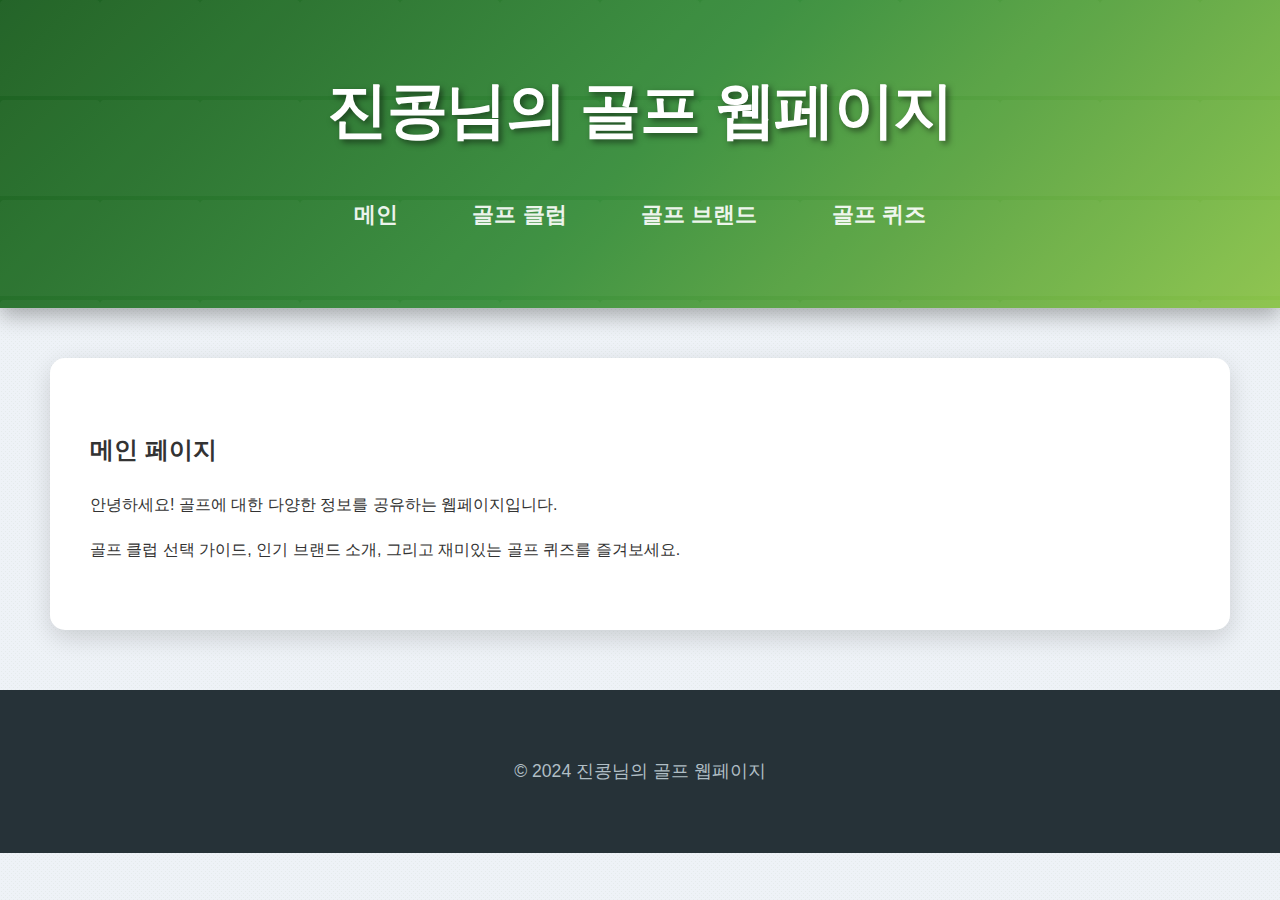
<file: webpage/index.html>
<!DOCTYPE html>
<html lang="ko">
<head>
    <meta charset="UTF-8">
    <meta name="viewport" content="width=device-width, initial-scale=1.0">
    <title>진콩님의 골프 웹페이지</title>
    <link rel="stylesheet" href="style.css">
</head>
<body>
    <header>
        <h1>진콩님의 골프 웹페이지</h1>
        <nav>
            <ul>
                <li><a href="index.html">메인</a></li>
                <li><a href="clubs.html">골프 클럽</a></li>
                <li><a href="brands.html">골프 브랜드</a></li>
                <li><a href="quiz.html">골프 퀴즈</a></li>
            </ul>
        </nav>
    </header>

    <main>
        <h2>메인 페이지</h2>
        <p>안녕하세요! 골프에 대한 다양한 정보를 공유하는 웹페이지입니다.</p>
        <p>골프 클럽 선택 가이드, 인기 브랜드 소개, 그리고 재미있는 골프 퀴즈를 즐겨보세요.</p>
    </main>

    <footer>
        <p>&copy; 2024 진콩님의 골프 웹페이지</p>
    </footer>

    <script src="script.js"></script>
</body>
</html>
</file>
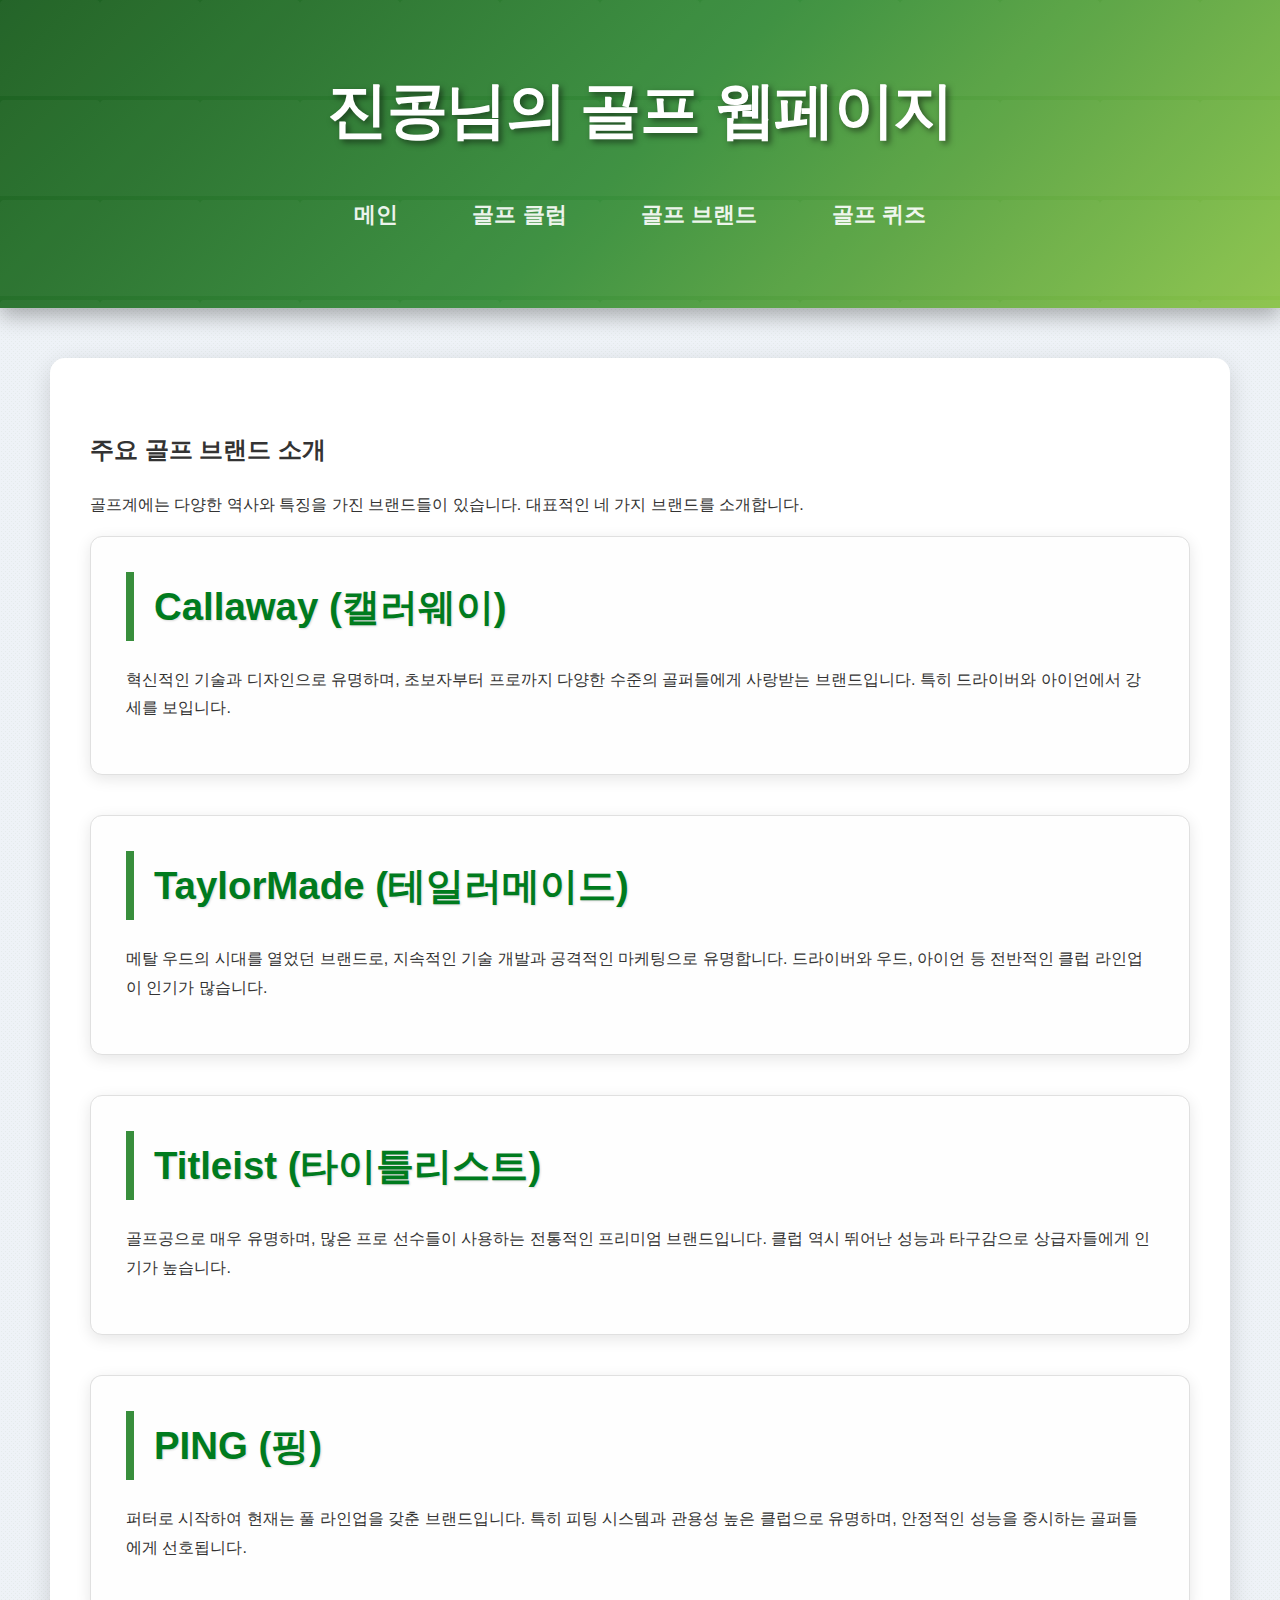
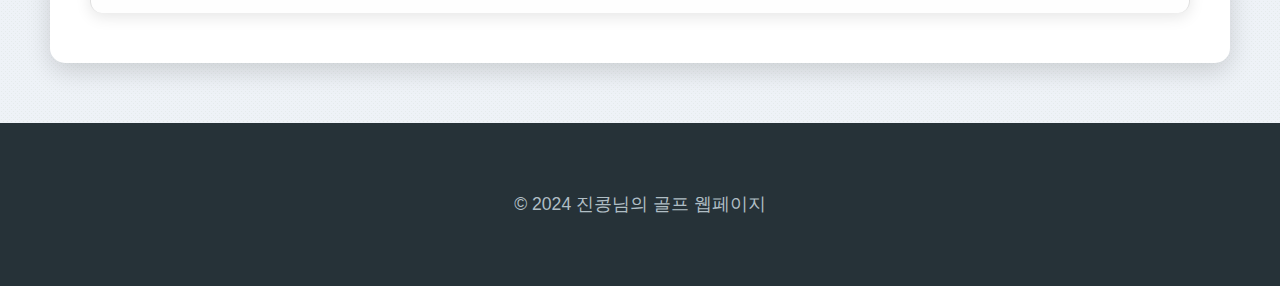
<file: webpage/brands.html>
<!DOCTYPE html>
<html lang="ko">
<head>
    <meta charset="UTF-8">
    <meta name="viewport" content="width=device-width, initial-scale=1.0">
    <title>골프 브랜드 소개</title> <!-- 제목 변경 -->
    <link rel="stylesheet" href="style.css">
</head>
<body>
    <header>
        <h1>진콩님의 골프 웹페이지</h1>
        <nav>
            <ul>
                <li><a href="index.html">메인</a></li>
                <li><a href="clubs.html">골프 클럽</a></li>
                <li><a href="brands.html">골프 브랜드</a></li>
                <li><a href="quiz.html">골프 퀴즈</a></li>
            </ul>
        </nav>
    </header>

    <main>
        <h2>주요 골프 브랜드 소개</h2>
        <p>골프계에는 다양한 역사와 특징을 가진 브랜드들이 있습니다. 대표적인 네 가지 브랜드를 소개합니다.</p>

        <section>
            <h3>Callaway (캘러웨이)</h3>
            <p>혁신적인 기술과 디자인으로 유명하며, 초보자부터 프로까지 다양한 수준의 골퍼들에게 사랑받는 브랜드입니다. 특히 드라이버와 아이언에서 강세를 보입니다.</p>
        </section>

        <section>
            <h3>TaylorMade (테일러메이드)</h3>
            <p>메탈 우드의 시대를 열었던 브랜드로, 지속적인 기술 개발과 공격적인 마케팅으로 유명합니다. 드라이버와 우드, 아이언 등 전반적인 클럽 라인업이 인기가 많습니다.</p>
        </section>

        <section>
            <h3>Titleist (타이틀리스트)</h3>
            <p>골프공으로 매우 유명하며, 많은 프로 선수들이 사용하는 전통적인 프리미엄 브랜드입니다. 클럽 역시 뛰어난 성능과 타구감으로 상급자들에게 인기가 높습니다.</p>
        </section>

        <section>
            <h3>PING (핑)</h3>
            <p>퍼터로 시작하여 현재는 풀 라인업을 갖춘 브랜드입니다. 특히 피팅 시스템과 관용성 높은 클럽으로 유명하며, 안정적인 성능을 중시하는 골퍼들에게 선호됩니다.</p>
        </section>

    </main>


    <footer>
        <p>&copy; 2024 진콩님의 골프 웹페이지</p>
    </footer>

    <script src="script.js"></script>
</body>
</html>
</file>
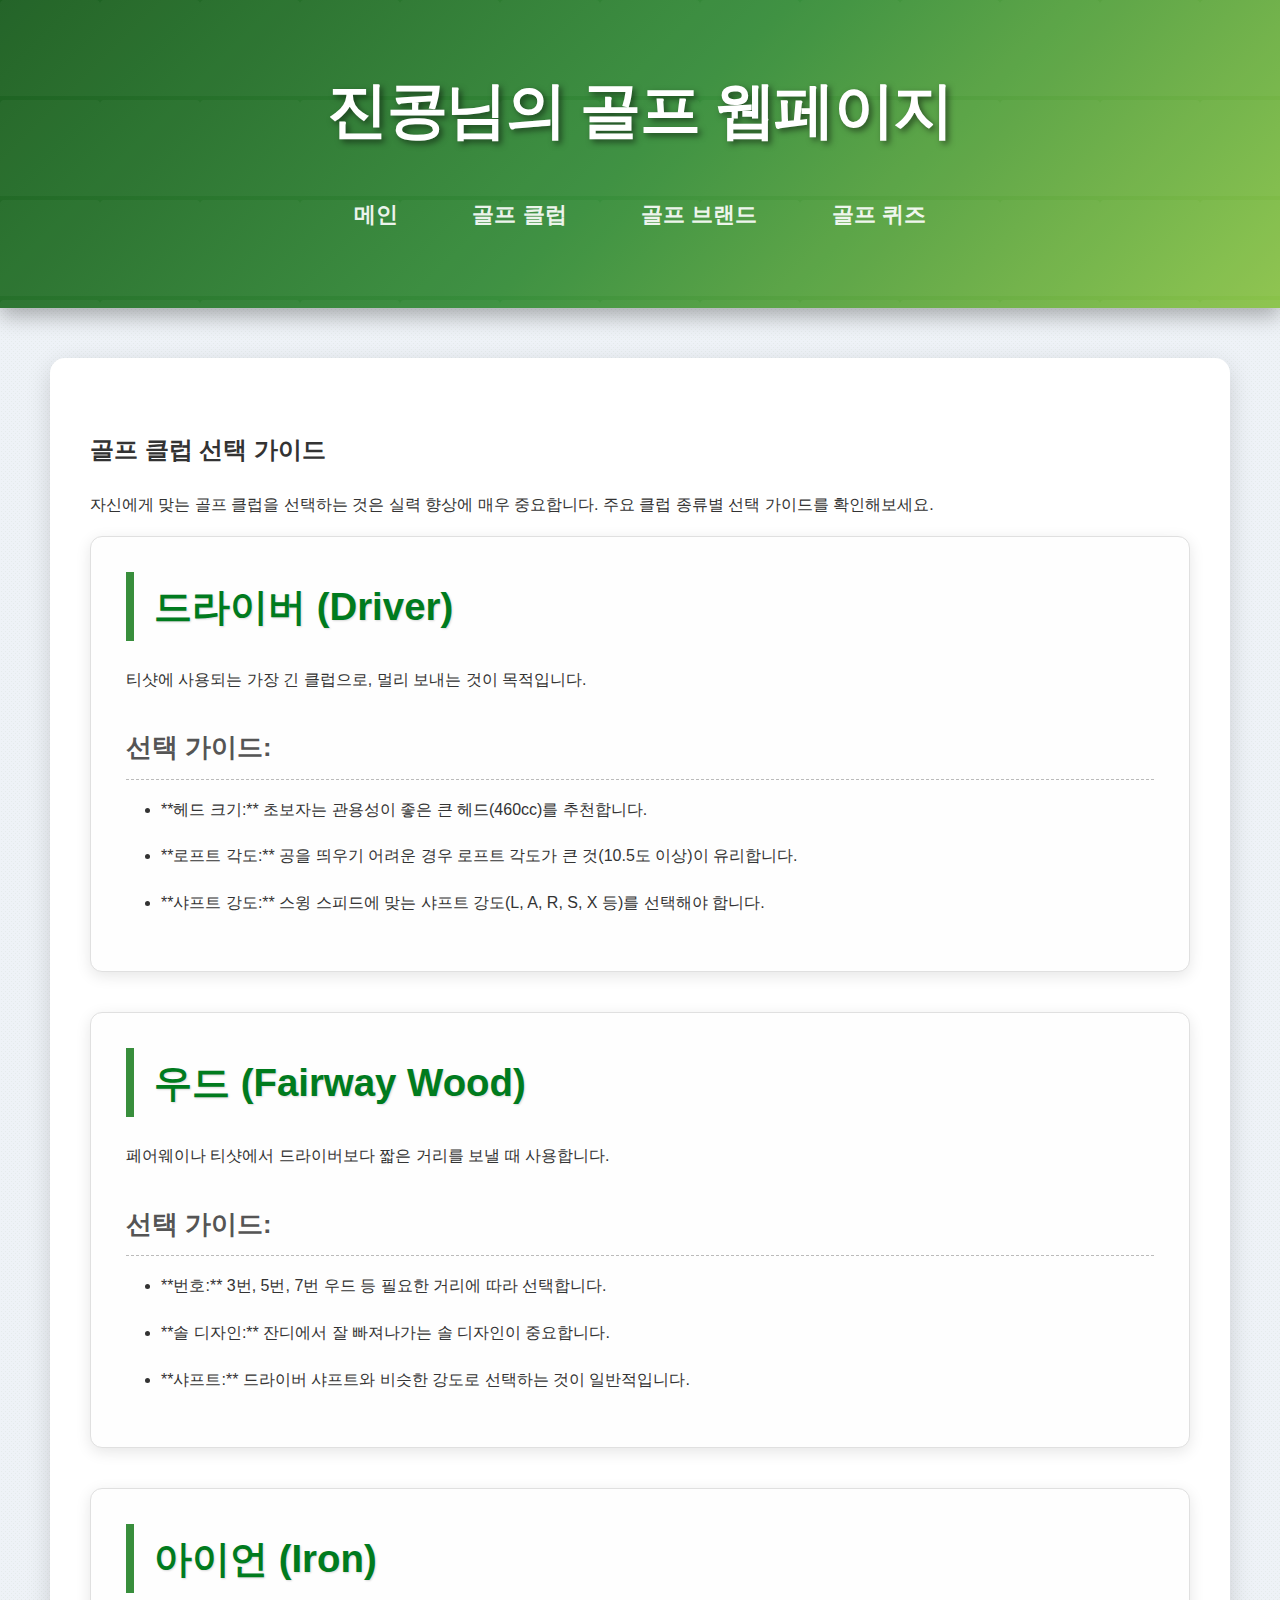
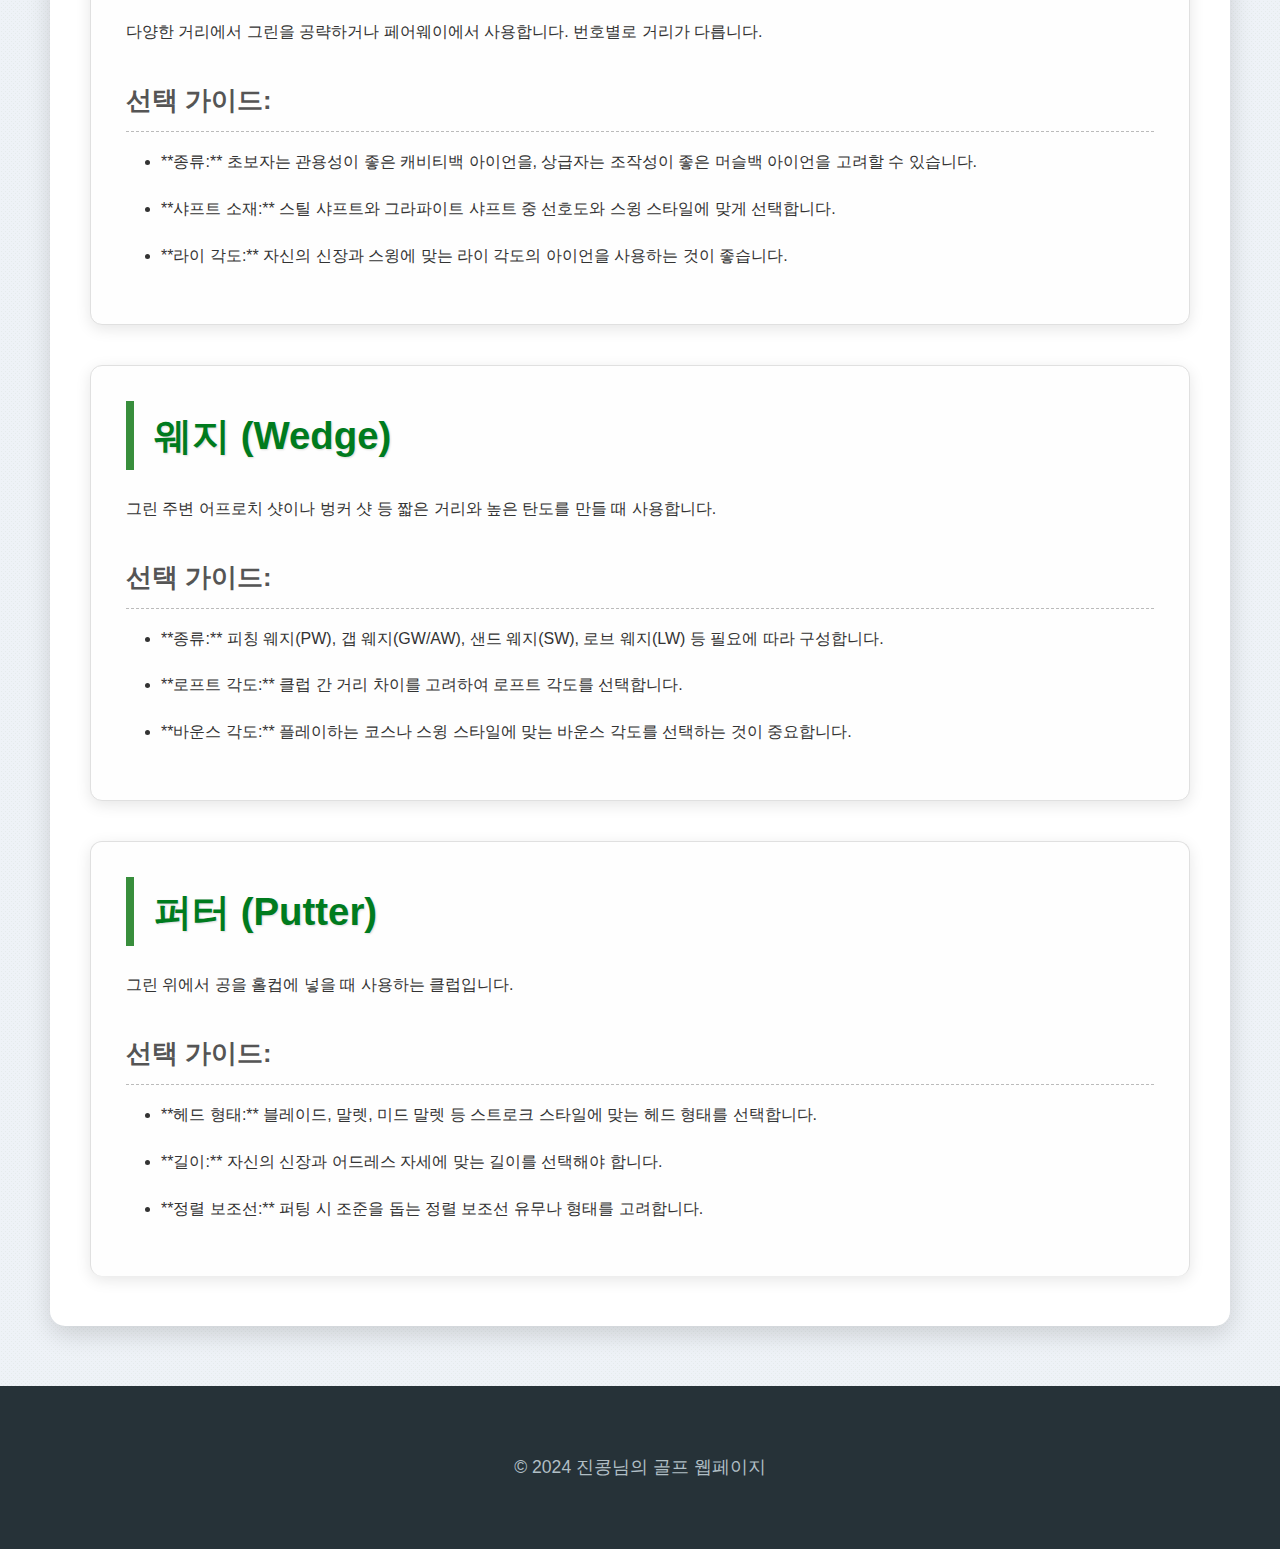
<file: webpage/clubs.html>
<!DOCTYPE html>
<html lang="ko">
<head>
    <meta charset="UTF-8">
    <meta name="viewport" content="width=device-width, initial-scale=1.0">
    <title>골프 클럽 선택 가이드</title> <!-- 제목 변경 -->
    <link rel="stylesheet" href="style.css">
</head>
<body>
    <header>
        <h1>진콩님의 골프 웹페이지</h1>
        <nav>
            <ul>
                <li><a href="index.html">메인</a></li>
                <li><a href="clubs.html">골프 클럽</a></li>
                <li><a href="brands.html">골프 브랜드</a></li>
                <li><a href="quiz.html">골프 퀴즈</a></li>
            </ul>
        </nav>
    </header>

    <main>
        <h2>골프 클럽 선택 가이드</h2>
        <p>자신에게 맞는 골프 클럽을 선택하는 것은 실력 향상에 매우 중요합니다. 주요 클럽 종류별 선택 가이드를 확인해보세요.</p>

        <section>
            <h3>드라이버 (Driver)</h3>
            <p>티샷에 사용되는 가장 긴 클럽으로, 멀리 보내는 것이 목적입니다.</p>
            <h4>선택 가이드:</h4>
            <ul>
                <li>**헤드 크기:** 초보자는 관용성이 좋은 큰 헤드(460cc)를 추천합니다.</li>
                <li>**로프트 각도:** 공을 띄우기 어려운 경우 로프트 각도가 큰 것(10.5도 이상)이 유리합니다.</li>
                <li>**샤프트 강도:** 스윙 스피드에 맞는 샤프트 강도(L, A, R, S, X 등)를 선택해야 합니다.</li>
            </ul>
        </section>

        <section>
            <h3>우드 (Fairway Wood)</h3>
            <p>페어웨이나 티샷에서 드라이버보다 짧은 거리를 보낼 때 사용합니다.</p>
            <h4>선택 가이드:</h4>
            <ul>
                <li>**번호:** 3번, 5번, 7번 우드 등 필요한 거리에 따라 선택합니다.</li>
                <li>**솔 디자인:** 잔디에서 잘 빠져나가는 솔 디자인이 중요합니다.</li>
                <li>**샤프트:** 드라이버 샤프트와 비슷한 강도로 선택하는 것이 일반적입니다.</li>
            </ul>
        </section>

        <section>
            <h3>아이언 (Iron)</h3>
            <p>다양한 거리에서 그린을 공략하거나 페어웨이에서 사용합니다. 번호별로 거리가 다릅니다.</p>
            <h4>선택 가이드:</h4>
            <ul>
                <li>**종류:** 초보자는 관용성이 좋은 캐비티백 아이언을, 상급자는 조작성이 좋은 머슬백 아이언을 고려할 수 있습니다.</li>
                <li>**샤프트 소재:** 스틸 샤프트와 그라파이트 샤프트 중 선호도와 스윙 스타일에 맞게 선택합니다.</li>
                <li>**라이 각도:** 자신의 신장과 스윙에 맞는 라이 각도의 아이언을 사용하는 것이 좋습니다.</li>
            </ul>
        </section>

        <section>
            <h3>웨지 (Wedge)</h3>
            <p>그린 주변 어프로치 샷이나 벙커 샷 등 짧은 거리와 높은 탄도를 만들 때 사용합니다.</p>
            <h4>선택 가이드:</h4>
            <ul>
                <li>**종류:** 피칭 웨지(PW), 갭 웨지(GW/AW), 샌드 웨지(SW), 로브 웨지(LW) 등 필요에 따라 구성합니다.</li>
                <li>**로프트 각도:** 클럽 간 거리 차이를 고려하여 로프트 각도를 선택합니다.</li>
                <li>**바운스 각도:** 플레이하는 코스나 스윙 스타일에 맞는 바운스 각도를 선택하는 것이 중요합니다.</li>
            </ul>
        </section>

        <section>
            <h3>퍼터 (Putter)</h3>
            <p>그린 위에서 공을 홀컵에 넣을 때 사용하는 클럽입니다.</p>
            <h4>선택 가이드:</h4>
            <ul>
                <li>**헤드 형태:** 블레이드, 말렛, 미드 말렛 등 스트로크 스타일에 맞는 헤드 형태를 선택합니다.</li>
                <li>**길이:** 자신의 신장과 어드레스 자세에 맞는 길이를 선택해야 합니다.</li>
                <li>**정렬 보조선:** 퍼팅 시 조준을 돕는 정렬 보조선 유무나 형태를 고려합니다.</li>
            </ul>
        </section>

    </main>


    <footer>
        <p>&copy; 2024 진콩님의 골프 웹페이지</p>
    </footer>

    <script src="script.js"></script>
</body>
</html>
</file>
<file: webpage/style.css>
/* 기본 스타일 초기화 및 글꼴 설정 */
body {
    font-family: 'Nanum Gothic', sans-serif; /* 본문 글꼴 */
    line-height: 1.8; /* 줄 간격 더 넓게 */
    margin: 0;
    padding: 0;
    /* 배경: 아주 연한 회색에 미묘한 질감 또는 패턴 느낌 추가 */
    background-color: #eef2f7;
    background-image: url("data:image/svg+xml,%3Csvg xmlns='http://www.w3.org/2000/svg' width='4' height='4' viewBox='0 0 4 4'%3E%3Cpath fill='%23d8e2dc' fill-opacity='0.4' d='M1 3h1v1H1V3zm2-2h1v1H3V1z'%3E%3C/path%3E%3C/svg%3E"); /* 아주 미묘한 점 패턴 */
    color: #333;
    scroll-behavior: smooth;
}

/* 헤더 스타일 */
header {
    /* 배경: 고급스러운 녹색-골드 계열 그라데이션 예시 */
    background: linear-gradient(135deg, #1b5e20 0%, #388e3c 50%, #8bc34a 100%); /* 깊은 녹색에서 밝은 녹색, 약간의 골드 느낌 */
    color: #fff;
    padding: 3.5rem 0; /* 상하 패딩 더 증가 */
    text-align: center;
    box-shadow: 0 8px 20px rgba(0, 0, 0, 0.3); /* 그림자 효과 강화 */
    margin-bottom: 50px;
    position: relative; /* 장식 요소 추가를 위한 설정 */
    overflow: hidden; /* 그라데이션 경계 처리 */
}

/* 헤더에 미묘한 패턴 오버레이 (선택 사항) */
header::before {
    content: '';
    position: absolute;
    top: 0;
    left: 0;
    width: 100%;
    height: 100%;
    background-image: url("data:image/svg+xml,%3Csvg xmlns='http://www.w3.org/2000/svg' width='100' height='100' viewBox='0 0 100 100'%3E%3Cg fill-opacity='0.1'%3E%3Cpath fill='%23ffffff' d='M96 0H4c-2.2 0-4 1.8-4 4v92h100V4c0-2.2-1.8-4-4-4z'/%3E%3Cpath fill='%23ffffff' d='M96 0H4c-2.2 0-4 1.8-4 4v92h100V4c0-2.2-1.8-4-4-4z'/%3E%3C/g%3E%3C/svg%3E"); /* 아주 연한 흰색 패턴 */
    opacity: 0.2; /* 투명도 조절 */
    pointer-events: none; /* 클릭 이벤트 무시 */
}


header h1 {
    margin: 0;
    font-size: 3.8rem; /* 제목 글자 크기 더 증가 */
    font-family: 'Open Sans', sans-serif;
    font-weight: 700;
    text-shadow: 3px 3px 6px rgba(0, 0, 0, 0.5); /* 텍스트 그림자 강화 */
    letter-spacing: -1.5px; /* 글자 간격 약간 더 줄임 */
    position: relative; /* z-index 설정을 위해 */
    z-index: 1; /* 패턴 오버레이 위로 오게 */
}

/* ... (나머지 CSS 코드) ... */


/* 내비게이션 메뉴 스타일 */
nav ul {
    padding: 0;
    list-style: none;
    margin-top: 30px; /* 상단 여백 증가 */
}

nav ul li {
    display: inline-block;
    margin: 0 35px; /* 좌우 여백 증가 */
}

nav ul li a {
    color: #fff;
    text-decoration: none;
    font-weight: 700;
    font-size: 1.4rem; /* 글자 크기 증가 */
    padding: 12px 0; /* 클릭 영역 확보 */
    position: relative;
    opacity: 0.9;
    transition: opacity 0.3s ease-in-out, transform 0.2s ease; /* 애니메이션 추가 */
}

nav ul li a::after {
    content: '';
    position: absolute;
    left: 0;
    bottom: 0;
    width: 0;
    height: 4px; /* 밑줄 두께 증가 */
    background-color: #fff;
    transition: width 0.4s ease-in-out; /* 애니메이션 속도 변경 */
}

nav ul li a:hover {
    opacity: 1;
    transform: translateY(-3px); /* 호버 시 살짝 위로 이동 */
}

nav ul li a:hover::after {
    width: 100%;
}

/* 메인 콘텐츠 영역 스타일 */
main {
    padding: 50px 40px; /* 패딩 증가 */
    max-width: 1100px; /* 최대 너비 증가 */
    margin: 0 auto 50px auto; /* 하단 여백 증가 */
    background-color: #fff;
    box-shadow: 0 8px 25px rgba(0, 0, 0, 0.15); /* 그림자 효과 강화 */
    border-radius: 15px; /* 모서리 더 둥글게 */
}

/* 첫 페이지 (index.html) 특정 스타일 */
main.index-page {
    text-align: center;
}

main.index-page h2 {
    font-size: 3rem; /* 글자 크기 증가 */
    color: #1a237e;
    margin-bottom: 30px;
    text-shadow: 1px 1px 3px rgba(0, 0, 0, 0.15);
}

main.index-page p {
    font-size: 1.3rem; /* 글자 크기 증가 */
    margin-bottom: 50px;
    color: #555;
}

/* 첫 페이지 링크 컨테이너 */
.link-container {
    display: flex;
    justify-content: center;
    gap: 40px; /* 간격 증가 */
    flex-wrap: wrap;
    margin-top: 50px;
}

.link-item {
    background: linear-gradient(135deg, #e8f5e9, #c8e6c9); /* 연한 녹색 그라데이션 배경 */
    padding: 35px; /* 패딩 증가 */
    border-radius: 12px; /* 모서리 둥글게 */
    text-decoration: none;
    color: #1b5e20;
    font-size: 1.4rem; /* 글자 크기 증가 */
    font-weight: 700;
    transition: transform 0.4s ease, box-shadow 0.4s ease, background 0.4s ease; /* 애니메이션 속도 변경 */
    width: 300px; /* 항목 너비 증가 */
    text-align: center;
    box-shadow: 0 5px 15px rgba(0, 0, 0, 0.15); /* 그림자 효과 */
    border: 1px solid #a5d6a7; /* 테두리 색상 변경 */
    position: relative; /* 애니메이션을 위한 설정 */
    overflow: hidden; /* 배경 그라데이션 애니메이션을 위한 설정 */
}

/* 링크 아이템 호버 시 배경 그라데이션 이동 효과 */
.link-item::before {
    content: '';
    position: absolute;
    top: 0;
    left: 0;
    width: 100%;
    height: 100%;
    background: linear-gradient(135deg, #c8e6c9, #e8f5e9); /* 반대 방향 그라데이션 */
    opacity: 0; /* 초기 투명 */
    transition: opacity 0.4s ease;
    z-index: -1; /* 뒤로 보내기 */
}

.link-item:hover::before {
    opacity: 1; /* 호버 시 나타나게 */
}


.link-item:hover {
    transform: translateY(-10px); /* 더 위로 이동 */
    box-shadow: 0 10px 25px rgba(0, 0, 0, 0.25); /* 그림자 강화 */
}


/* 섹션 스타일 (클럽, 브랜드 등) - 카드 형태로 개선 */
section {
    margin-bottom: 40px;
    padding: 35px; /* 섹션 내부 패딩 증가 */
    background-color: #fefefe; /* 더 밝은 배경색 */
    border-radius: 12px; /* 모서리 둥글게 */
    box-shadow: 0 4px 15px rgba(0, 0, 0, 0.1); /* 섹션 그림자 */
    border: 1px solid #e0e0e0; /* 연한 테두리 */
}

section:last-child {
    margin-bottom: 0;
    border-bottom: none;
}


section h3 {
    color: #007b1e;
    margin-top: 0;
    margin-bottom: 25px; /* 하단 여백 증가 */
    font-size: 2.4rem; /* 글자 크기 증가 */
    border-left: 8px solid #388e3c; /* 왼쪽 테두리 두께 증가 */
    padding-left: 20px; /* 왼쪽 패딩 증가 */
    text-shadow: 1px 1px 2px rgba(0, 0, 0, 0.15);
}

section h4 {
     color: #555;
     margin-top: 30px; /* 상단 여백 증가 */
     margin-bottom: 15px; /* 하단 여백 증가 */
     font-size: 1.6rem; /* 글자 크기 증가 */
     border-bottom: 1px dashed #bbb; /* 점선 하단 테두리 색상 변경 */
     padding-bottom: 8px;
}


/* 목록 스타일 (선택 가이드 등) */
ul {
    padding-left: 35px; /* 왼쪽 패딩 증가 */
    list-style: disc;
}

ul li {
    margin-bottom: 18px; /* 하단 여백 증가 */
}

/* 이미지 스타일 */
main img {
    max-width: 100%;
    height: auto;
    display: block;
    margin: 35px auto; /* 상하 여백 증가 */
    border-radius: 12px; /* 모서리 둥글게 */
    box-shadow: 0 6px 15px rgba(0, 0, 0, 0.18); /* 그림자 효과 강화 */
    border: 1px solid #ccc; /* 이미지 테두리 */
}


/* 퀴즈 컨테이너 스타일 */
#quiz-container .question {
    margin-bottom: 35px; /* 하단 여백 증가 */
    padding: 30px; /* 패딩 증가 */
    background-color: #e8f5e9;
    border: 1px solid #c8e6c9;
    border-radius: 12px;
    box-shadow: 0 2px 8px rgba(0, 0, 0, 0.08);
}

#quiz-container .options label {
    display: block;
    margin-bottom: 15px; /* 하단 여백 증가 */
    cursor: pointer;
    font-size: 1.2rem; /* 글자 크기 증가 */
    padding: 10px 12px; /* 패딩 증가 */
    border-radius: 6px;
    transition: background-color 0.3s ease, border-color 0.3s ease;
    border: 1px solid transparent;
}

#quiz-container .options label:hover {
    background-color: #dcedc8;
    border-color: #aed581;
}

#quiz-container .options input[type="radio"] {
    margin-right: 12px; /* 오른쪽 여백 증가 */
}

/* 버튼 스타일 */
button#submit-quiz {
    display: block;
    margin: 50px auto; /* 상하 여백 증가 */
    padding: 18px 35px; /* 패딩 증가 */
    font-size: 1.4rem; /* 글자 크기 증가 */
    color: #fff;
    background-color: #388e3c;
    border: none;
    border-radius: 8px; /* 모서리 둥글게 */
    cursor: pointer;
    transition: background-color 0.3s ease, transform 0.2s ease, box-shadow 0.3s ease;
    box-shadow: 0 3px 8px rgba(0, 0, 0, 0.2);
}

button#submit-quiz:hover {
    background-color: #1b5e20;
    transform: translateY(-5px); /* 더 위로 이동 */
    box-shadow: 0 6px 15px rgba(0, 0, 0, 0.3);
}

button#submit-quiz:active {
     transform: translateY(0);
     box-shadow: 0 3px 8px rgba(0, 0, 0, 0.2);
}


/* 퀴즈 결과 스타일 */
#quiz-result {
    margin-top: 40px; /* 상단 여백 증가 */
    padding: 30px; /* 패딩 증가 */
    background-color: #c8e6c9;
    border: 1px solid #a5d6a7;
    border-radius: 12px;
    text-align: center;
    font-size: 1.4rem; /* 글자 크기 증가 */
    font-weight: 700;
    color: #1b5e20;
    box-shadow: 0 2px 8px rgba(0, 0, 0, 0.08);
}


/* 푸터 스타일 */
footer {
    text-align: center;
    padding: 3rem 0; /* 상하 패딩 증가 */
    margin-top: 60px; /* 상단 여백 증가 */
    background-color: #263238;
    color: #b0bec5;
    font-size: 1.1rem; /* 글자 크기 증가 */
}

/* 반응형 디자인을 위한 미디어 쿼리 */
@media (max-width: 768px) {
    header {
        padding: 2rem 0;
    }
    header h1 {
        font-size: 2.8rem;
    }
    nav ul li {
        margin: 0 15px;
    }
    nav ul li a {
        font-size: 1.2rem;
    }
    main {
        padding: 20px;
    }
    main.index-page h2 {
        font-size: 2.2rem;
    }
    main.index-page p {
        font-size: 1.1rem;
    }
    .link-item {
        width: 90%;
        margin-bottom: 20px;
        padding: 25px;
        font-size: 1.2rem;
    }
    .link-container {
        flex-direction: column;
        align-items: center;
        gap: 0;
    }
    section {
        padding: 25px;
    }
    section h3 {
        font-size: 2rem;
    }
    section h4 {
        font-size: 1.4rem;
    }
    #quiz-container .question {
        padding: 20px;
    }
    #quiz-container .options label {
        font-size: 1.1rem;
    }
    button#submit-quiz {
        padding: 15px 30px;
        font-size: 1.3rem;
    }
    #quiz-result {
        font-size: 1.3rem;
    }
    footer {
        padding: 2rem 0;
    }
}
</file>
